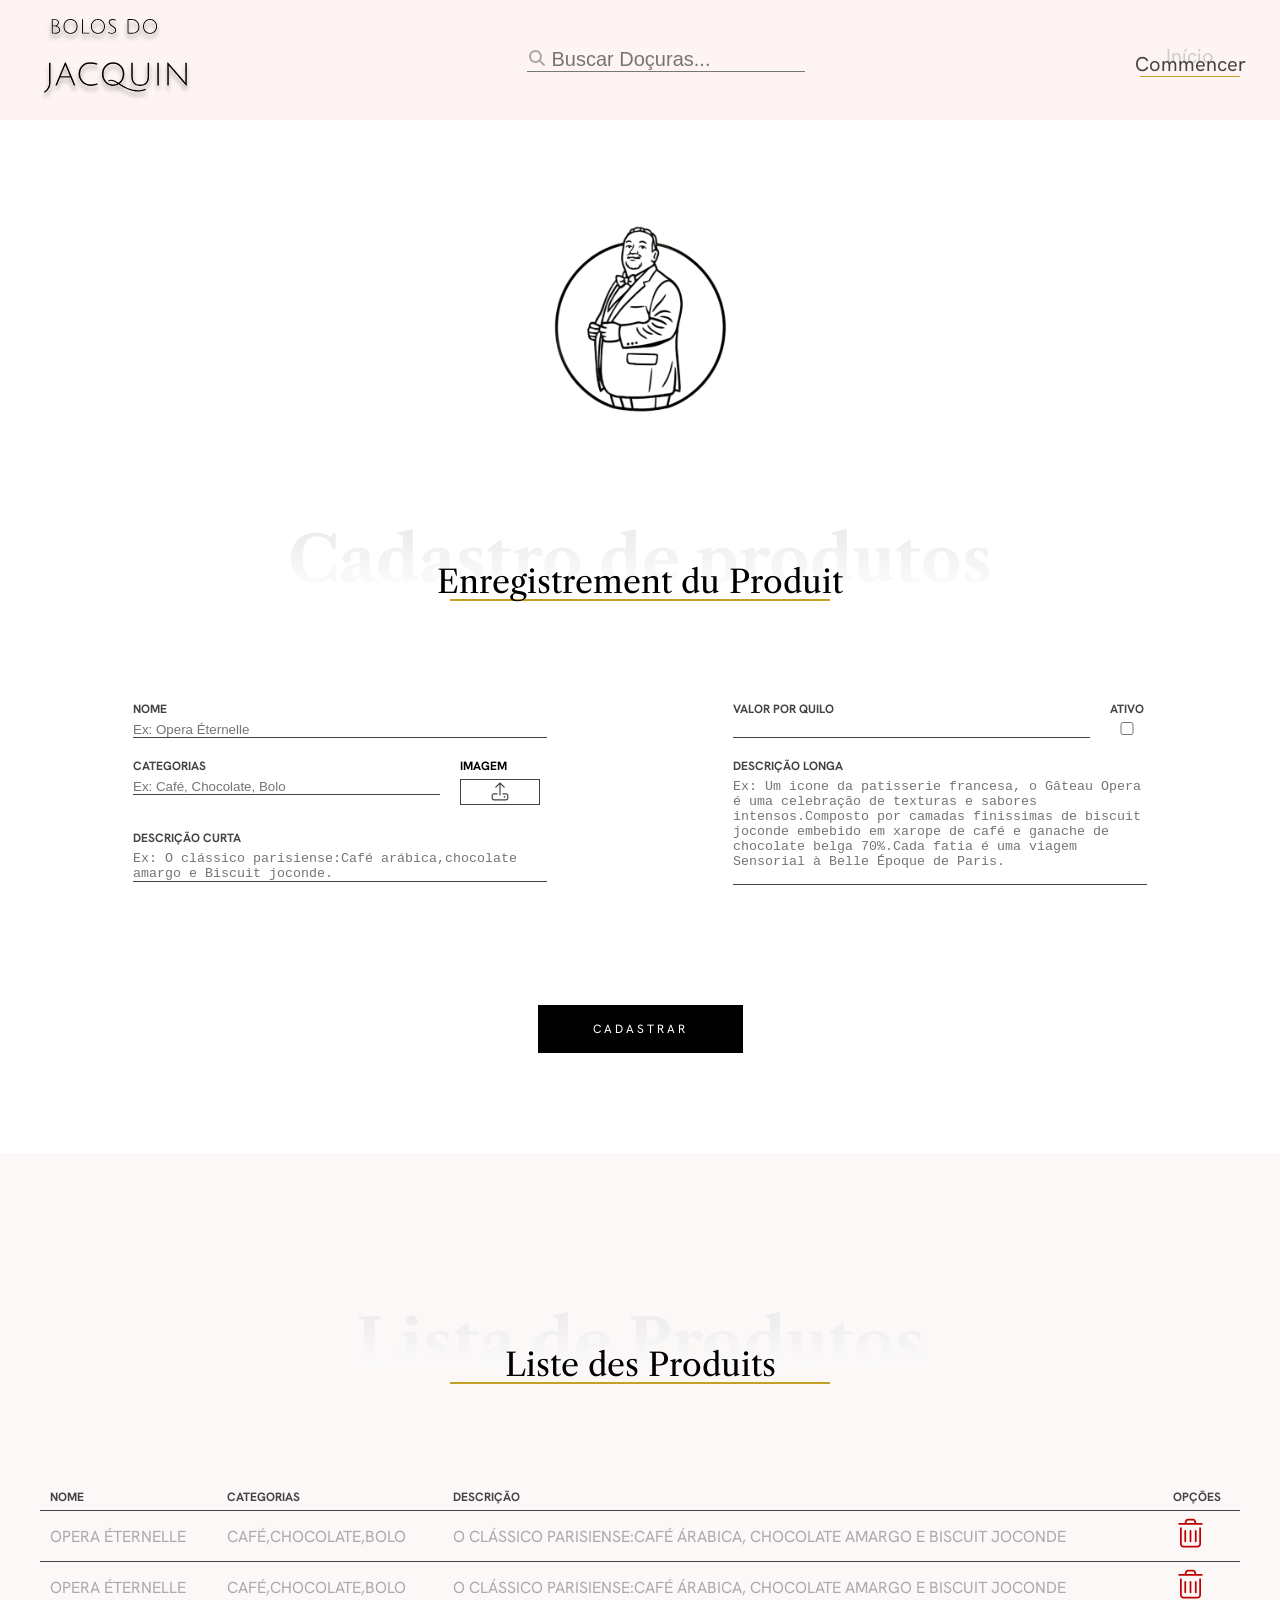
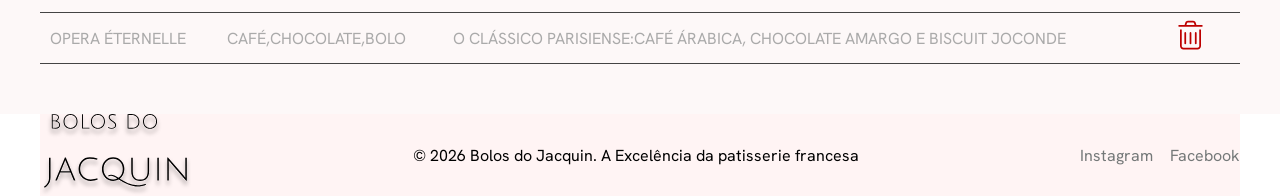
<file: admProdutos/index.html>
<!DOCTYPE html>
<html lang="pt-br">

<head>
    <meta charset="UTF-8">
    <meta name="viewport" content="width=device-width, initial-scale=1.0">
    <title>Bolos do jacquin- Adm</title>
    <link rel="stylesheet" href="style.css">
    <link rel="preconnect" href="https://fonts.googleapis.com">
    <link rel="preconnect" href="https://fonts.gstatic.com" crossorigin>
    <link
        href="https://fonts.googleapis.com/css2?family=Hanken+Grotesk:ital,wght@0,100..900;1,100..900&family=Libre+Caslon+Text:ital,wght@0,400;0,700;1,400&display=swap"
        rel="stylesheet">

</head>

<body>
    <header>
        <div class="container header_container">
            <img src="../img/logo.svg" alt="Logo bolos do jacquin">
            <div class="box_busca">
                <svg xmlns="http://www.w3.org/2000/svg"
                    viewBox="0 0 640 640"><!--!Font Awesome Free 7.3.1 by @fontawesome - https://fontawesome.com License - https://fontawesome.com/license/free Copyright 2026 Fonticons, Inc.-->
                    <path
                        d="M480 272C480 317.9 465.1 360.3 440 394.7L566.6 521.4C579.1 533.9 579.1 554.2 566.6 566.7C554.1 579.2 533.8 579.2 521.3 566.7L394.7 440C360.3 465.1 317.9 480 272 480C157.1 480 64 386.9 64 272C64 157.1 157.1 64 272 64C386.9 64 480 157.1 480 272zM272 416C351.5 416 416 351.5 416 272C416 192.5 351.5 128 272 128C192.5 128 128 192.5 128 272C128 351.5 192.5 416 272 416z" />
                </svg>
                <input type="text" placeholder="Buscar Doçuras...">
            </div>
            <a class="link_inicio" href="">
                Início
                <span>Commencer</span>
                <hr>
            </a>
            <button>
                <svg xmlns="http://www.w3.org/2000/svg"
                    viewBox="0 0 640 640"><!--! Font Awesome Pro 7.3.1 by @fontawesome - https://fontawesome.com License - https://fontawesome.com/license (Commercial License) Copyright 2026 Fonticons, Inc. -->
                    <path fill="currentColor"
                        d="M360 128L116.3 320L544 320C544 192 432 128 360 128zM64 336C64 326.2 68.5 316.9 76.2 310.9L340.2 102.9C345.8 98.5 352.8 96 360 96C404.3 96 457.6 115.2 499.9 151.8C543.1 189.2 576 245.7 576 320L576 480C576 515.3 547.3 544 512 544L128 544C92.7 544 64 515.3 64 480L64 336zM96 416L544 416L544 352L96 352L96 416zM96 448L96 480C96 497.7 110.3 512 128 512L512 512C529.7 512 544 497.7 544 480L544 448L96 448z" />
                </svg>
            </button>
        </div>

    </header>

    <main>
        <h1>Pagina administrativa- bolos do jacquin</h1>
        <section class="Cad_produtos">
            <div class="container  cad_container">
                <img class="icon_jacquin" src="../img/logo do jacquin.png" alt="">
                <div class="box_h2">
                    <h2>Cadastro de produtos</h2>
                    <span>Enregistrement du Produit</span>
                    <hr>
                </div>
                <form action="">

                    <div class="inputs_form">
                        <div class="form_coluna1">
                            <div class="linha_form  lf_coluna">
                                <label for="">Nome</label>
                                <input placeholder="Ex: Opera Éternelle" type="text" name="" id="">
                            </div>
                            <div class="linha_form lf_linha">
                                <div class="input_cat lf_coluna">
                                    <label for="">categorias</label>
                                    <input type="text" placeholder="Ex: Café, Chocolate, Bolo">
                                </div>
                                <div class="input_img lf_coluna">
                                    <span>imagem</span>
                                    <label for="img">

                                        <svg xmlns="http://www.w3.org/2000/svg"
                                            viewBox="0 0 640 640"><!--! Font Awesome Pro 7.3.1 by @fontawesome - https://fontawesome.com License - https://fontawesome.com/license (Commercial License) Copyright 2026 Fonticons, Inc. -->
                                            <path fill="currentColor"
                                                d="M336 118.6L336 400C336 408.8 328.8 416 320 416C311.2 416 304 408.8 304 400L304 118.6L219.3 203.3C213.1 209.5 202.9 209.5 196.7 203.3C190.5 197.1 190.5 186.9 196.7 180.7L308.7 68.7C314.9 62.5 325.1 62.5 331.3 68.7L443.3 180.7C449.5 186.9 449.5 197.1 443.3 203.3C437.1 209.5 426.9 209.5 420.7 203.3L336 118.6zM256 384L160 384C142.3 384 128 398.3 128 416L128 480C128 497.7 142.3 512 160 512L480 512C497.7 512 512 497.7 512 480L512 416C512 398.3 497.7 384 480 384L384 384L384 352L480 352C515.3 352 544 380.7 544 416L544 480C544 515.3 515.3 544 480 544L160 544C124.7 544 96 515.3 96 480L96 416C96 380.7 124.7 352 160 352L256 352L256 384zM416 448C416 434.7 426.7 424 440 424C453.3 424 464 434.7 464 448C464 461.3 453.3 472 440 472C426.7 472 416 461.3 416 448z" />
                                        </svg>
                                    </label>
                                    <input type="file" name="img" id="img">
                                </div>
                            </div>
                            <div class="linha_form lf_coluna">
                                <label for="">Descrição curta</label>
                                <textarea
                                    placeholder="Ex: O clássico parisiense:Café arábica,chocolate amargo e Biscuit joconde."
                                    name="" id="" rows="2"></textarea>
                            </div>
                        </div>
                        <div class="form_coluna2">
                            <div class="linha_form lf_linha">
                                <div class="input_valor lf_coluna">
                                    <label for="">valor por quilo</label>
                                    <input type="text" name="" id="">
                                </div>
                                <div class="input_ativo lf_coluna">
                                    <label for="">ativo</label>
                                    <input type="checkbox" name="" id=" ">
                                </div>


                            </div>
                            <div class="linha_form lf_coluna">
                                <label for="">Descrição longa</label>
                                <textarea name="" id="" rows="7"
                                    placeholder="Ex: Um icone da patisserie francesa, o Gâteau Opera é uma celebração de texturas e sabores intensos.Composto por camadas finissimas de biscuit joconde embebido em xarope de café e ganache de chocolate belga 70%.Cada fatia é uma viagem Sensorial à Belle Époque de Paris."></textarea>
                            </div>
                        </div>
                    </div>
                    <input type="button" value="cadastrar">
                </form>
            </div>

        </section>
        <section class="list_produtos">
            <div class="container list_container">
                <div class="box_h2">
                    <h2>Lista de Produtos</h2>
                    <span>Liste des Produits</span>
                    <hr>
                </div>
                <table>
                    <thead>
                        <tr>
                            <th>nome</th>
                            <th>categorias</th>
                            <th>descrição</th>
                            <th>opções</th>
                        </tr>
                    </thead>
                    <tbody>
                        <tr>
                            <td data-cell="nome">Opera Éternelle</td>
                            <td data-cell="categorias">Café,chocolate,Bolo</td>
                            <td data-cell="descrição">O clássico parisiense:café árabica, chocolate amargo e biscuit joconde</td>
                            <td data-cell="opções">
                                <svg xmlns="http://www.w3.org/2000/svg"
                                    viewBox="0 0 640 640"><!--! Font Awesome Pro 7.2.0 by @fontawesome - https://fontawesome.com License - https://fontawesome.com/license (Commercial License) Copyright 2026 Fonticons, Inc. -->
                                    <path fill="currentColor"
                                        d="M256.5 91.4C258.5 84.6 264.8 80 271.8 80L368.2 80C375.3 80 381.5 84.6 383.5 91.4L394.5 128L245.5 128L256.5 91.4zM212.1 128L112 128C103.2 128 96 135.2 96 144C96 152.8 103.2 160 112 160L528 160C536.8 160 544 152.8 544 144C544 135.2 536.8 128 528 128L427.9 128L414.2 82.2C408.1 61.9 389.4 48 368.2 48L271.8 48C250.6 48 231.9 61.9 225.8 82.2L212.1 128zM128 208L128 512C128 547.3 156.7 576 192 576L448 576C483.3 576 512 547.3 512 512L512 208L480 208L480 512C480 529.7 465.7 544 448 544L192 544C174.3 544 160 529.7 160 512L160 208L128 208zM240 272C240 263.2 232.8 256 224 256C215.2 256 208 263.2 208 272L208 464C208 472.8 215.2 480 224 480C232.8 480 240 472.8 240 464L240 272zM336 272C336 263.2 328.8 256 320 256C311.2 256 304 263.2 304 272L304 464C304 472.8 311.2 480 320 480C328.8 480 336 472.8 336 464L336 272zM432 272C432 263.2 424.8 256 416 256C407.2 256 400 263.2 400 272L400 464C400 472.8 407.2 480 416 480C424.8 480 432 472.8 432 464L432 272z" />
                                </svg>
                            </td>
                        </tr>
                        <tr>
                            <td data-cell="nome">Opera Éternelle</td>
                            <td data-cell="categorias">Café,chocolate,Bolo</td>
                            <td data-cell="descrição">O clássico parisiense:café árabica, chocolate amargo e biscuit joconde</td>
                            <td data-cell="opções">
                                <svg xmlns="http://www.w3.org/2000/svg"
                                    viewBox="0 0 640 640"><!--! Font Awesome Pro 7.2.0 by @fontawesome - https://fontawesome.com License - https://fontawesome.com/license (Commercial License) Copyright 2026 Fonticons, Inc. -->
                                    <path fill="currentColor"
                                        d="M256.5 91.4C258.5 84.6 264.8 80 271.8 80L368.2 80C375.3 80 381.5 84.6 383.5 91.4L394.5 128L245.5 128L256.5 91.4zM212.1 128L112 128C103.2 128 96 135.2 96 144C96 152.8 103.2 160 112 160L528 160C536.8 160 544 152.8 544 144C544 135.2 536.8 128 528 128L427.9 128L414.2 82.2C408.1 61.9 389.4 48 368.2 48L271.8 48C250.6 48 231.9 61.9 225.8 82.2L212.1 128zM128 208L128 512C128 547.3 156.7 576 192 576L448 576C483.3 576 512 547.3 512 512L512 208L480 208L480 512C480 529.7 465.7 544 448 544L192 544C174.3 544 160 529.7 160 512L160 208L128 208zM240 272C240 263.2 232.8 256 224 256C215.2 256 208 263.2 208 272L208 464C208 472.8 215.2 480 224 480C232.8 480 240 472.8 240 464L240 272zM336 272C336 263.2 328.8 256 320 256C311.2 256 304 263.2 304 272L304 464C304 472.8 311.2 480 320 480C328.8 480 336 472.8 336 464L336 272zM432 272C432 263.2 424.8 256 416 256C407.2 256 400 263.2 400 272L400 464C400 472.8 407.2 480 416 480C424.8 480 432 472.8 432 464L432 272z" />
                                </svg>
                            </td>
                        </tr>
                        <tr>
                            <td data-cell="nome">Opera Éternelle</td>
                            <td data-cell="categorias">Café,chocolate,Bolo</td>
                            <td data-cell="descrição">O clássico parisiense:café árabica, chocolate amargo e biscuit joconde</td>
                            <td data-cell="opções">
                                <svg xmlns="http://www.w3.org/2000/svg"
                                    viewBox="0 0 640 640"><!--! Font Awesome Pro 7.2.0 by @fontawesome - https://fontawesome.com License - https://fontawesome.com/license (Commercial License) Copyright 2026 Fonticons, Inc. -->
                                    <path fill="currentColor"
                                        d="M256.5 91.4C258.5 84.6 264.8 80 271.8 80L368.2 80C375.3 80 381.5 84.6 383.5 91.4L394.5 128L245.5 128L256.5 91.4zM212.1 128L112 128C103.2 128 96 135.2 96 144C96 152.8 103.2 160 112 160L528 160C536.8 160 544 152.8 544 144C544 135.2 536.8 128 528 128L427.9 128L414.2 82.2C408.1 61.9 389.4 48 368.2 48L271.8 48C250.6 48 231.9 61.9 225.8 82.2L212.1 128zM128 208L128 512C128 547.3 156.7 576 192 576L448 576C483.3 576 512 547.3 512 512L512 208L480 208L480 512C480 529.7 465.7 544 448 544L192 544C174.3 544 160 529.7 160 512L160 208L128 208zM240 272C240 263.2 232.8 256 224 256C215.2 256 208 263.2 208 272L208 464C208 472.8 215.2 480 224 480C232.8 480 240 472.8 240 464L240 272zM336 272C336 263.2 328.8 256 320 256C311.2 256 304 263.2 304 272L304 464C304 472.8 311.2 480 320 480C328.8 480 336 472.8 336 464L336 272zM432 272C432 263.2 424.8 256 416 256C407.2 256 400 263.2 400 272L400 464C400 472.8 407.2 480 416 480C424.8 480 432 472.8 432 464L432 272z" />
                                </svg>
                            </td>
                        </tr>
                    </tbody>
                </table>
            </div>
        </section>
    </main>

    <footer>
   <div class="container footer_container"> 
         <img src="../img/logo.svg" alt="logo bolos do jacquin">
       <span>© 2026 Bolos do Jacquin. A Excelência da patisserie francesa</span>
         <nav class="nav_footer">
          <a href="">Instagram</a>
       <a href="">Facebook</a>
      </nav>
    </footer>
</body>

</html>
</file>
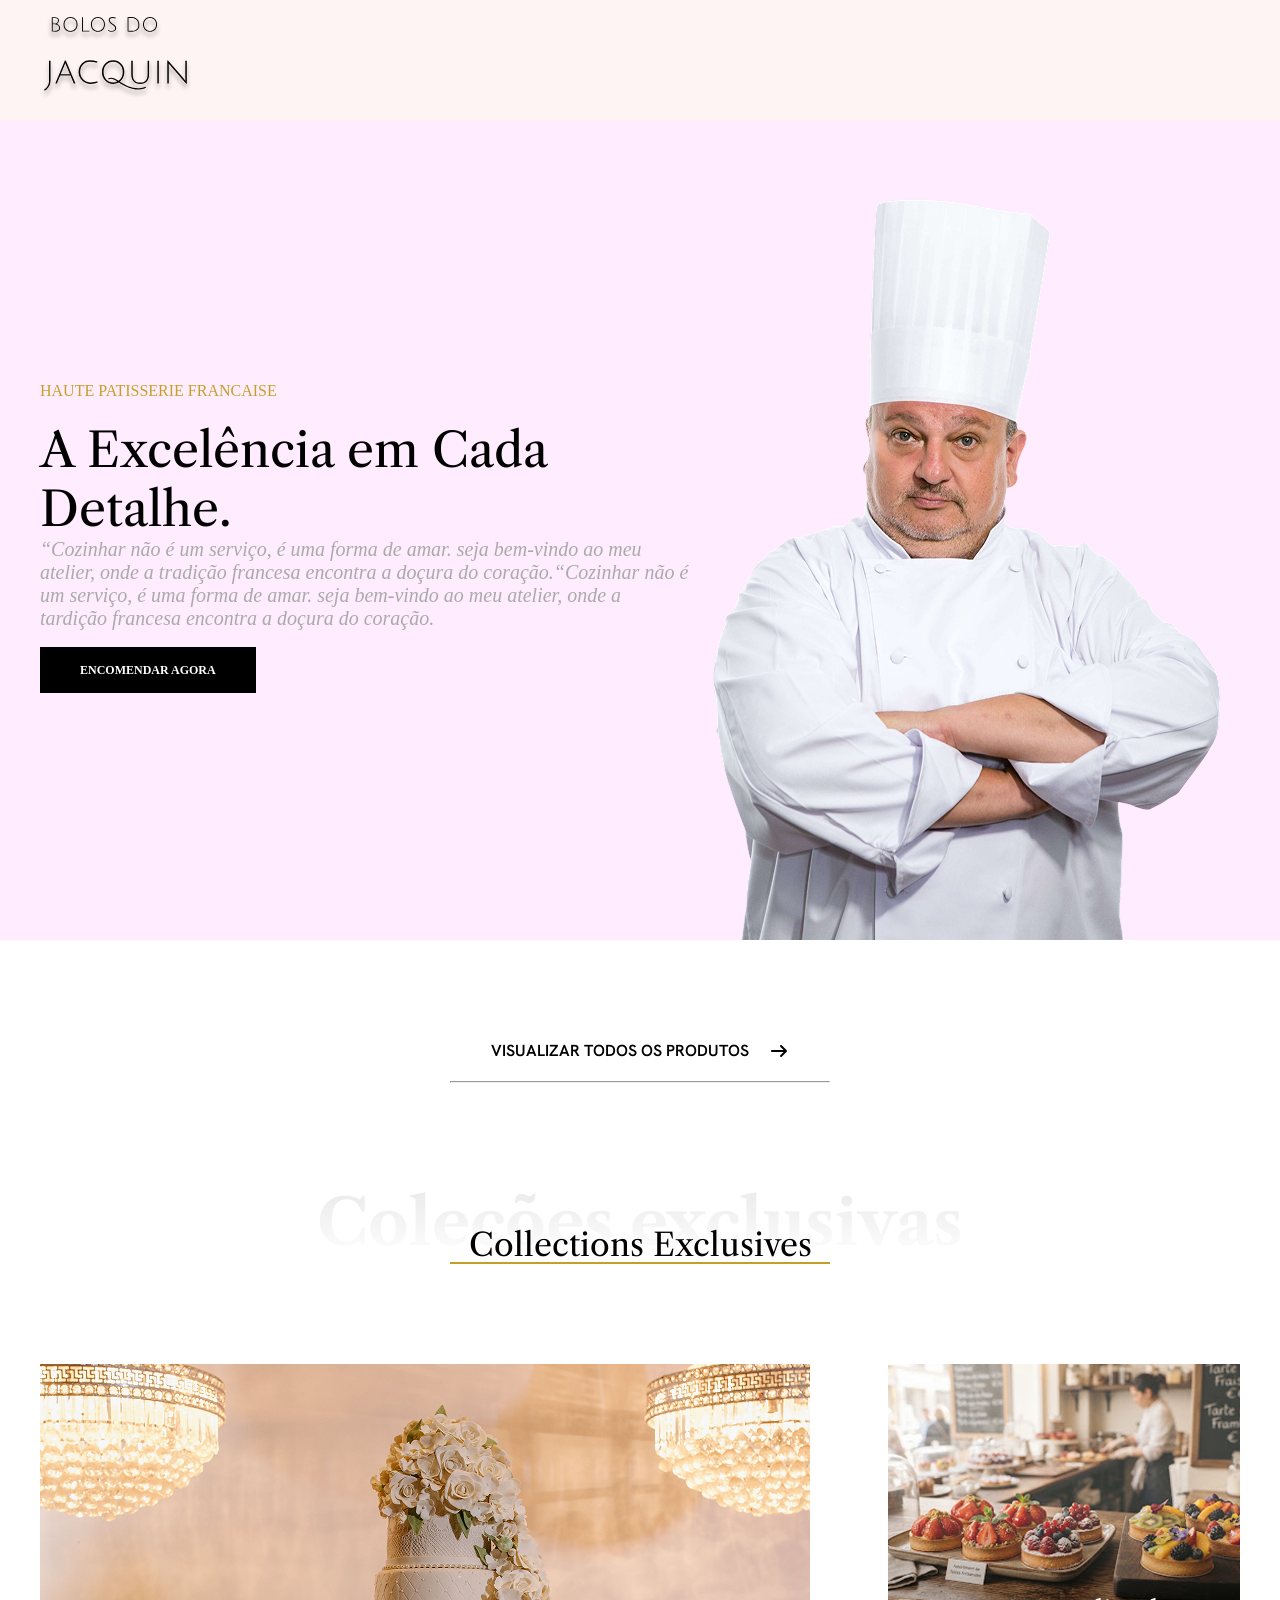
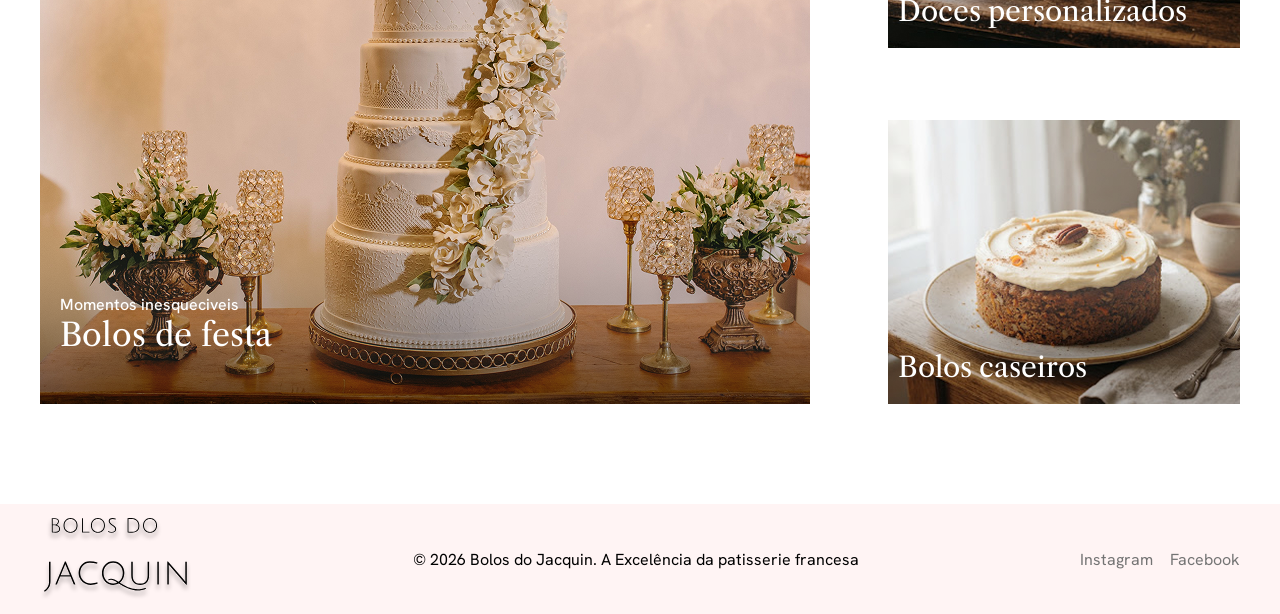
<file: home/index.html>
<!DOCTYPE html>
<html lang="pt-br">

<head>
    <meta charset="UTF-8">
    <meta name="viewport" content="width=device-width, initial-scale=1.0">
    <title>home-Bolos do jacquin</title>
    <link rel="stylesheet" href="style.css">
    <link rel="preconnect" href="https://fonts.googleapis.com">
    <link rel="preconnect" href="https://fonts.gstatic.com" crossorigin>
    <link
        href="https://fonts.googleapis.com/css2?family=Hanken+Grotesk:ital,wght@0,100..900;1,100..900&family=Libre+Caslon+Text:ital,wght@0,400;0,700;1,400&display=swap"
        rel="stylesheet">
</head>

<body>
    <header class="home-cabecalho">
        <div class="home_container">
            <img src="../img/logo.svg" alt="logo bolos do jacquin">
        </div>
    </header>
    <main>
        <h1>Página inicial bolos do Jacquin</h1>
        <section class="home_banner">
            <div class="home_container banner_container">
                <div class="box _texto _banner">
                    <span class="linha1">haute patisserie francaise</span><br>
                    <span class="linha2">A Excelência em Cada
                        Detalhe.</span>
                    <p class="linha3">“Cozinhar não é um serviço, é uma forma de amar.
                        seja bem-vindo ao meu atelier, onde a tradição
                        francesa encontra a doçura do coração.“Cozinhar não é um serviço, é uma forma de amar.
                        seja bem-vindo ao meu atelier, onde a tardição
                        francesa encontra a doçura do coração.</p>
                    <a class="linha4" href="">Encomendar agora</a>
                </div>
                <img src="../img/foto erick 1.png" alt=" foto do jacquin com roupa de chefe">
            </div>
        </section>
     <section class= "home_container home_produtos">
         <div class="link_produtos">
            <div>
                <a href=""> Visualizar todos os produtos </a>
            <svg xmlns="http://www.w3.org/2000/svg" viewBox="0 0 640 640"><!--!Font Awesome Free 7.3.1 by @fontawesome - https://fontawesome.com License - https://fontawesome.com/license/free Copyright 2026 Fonticons, Inc.--><path d="M566.6 342.6C579.1 330.1 579.1 309.8 566.6 297.3L406.6 137.3C394.1 124.8 373.8 124.8 361.3 137.3C348.8 149.8 348.8 170.1 361.3 182.6L466.7 288L96 288C78.3 288 64 302.3 64 320C64 337.7 78.3 352 96 352L466.7 352L361.3 457.4C348.8 469.9 348.8 490.2 361.3 502.7C373.8 515.2 394.1 515.2 406.6 502.7L566.6 342.7z"/></svg>
                  <!-- linha muito grande usa alt+z -->
            </div>
            <hr>
         </div>
         <div class="home_subtitulo">
         <h2>Coleções exclusivas</h2>
         <span>Collections Exclusives</span>
         <hr>
         </div>
         <div class="container_categorias">
            <a href="">
             <div class="img_categoria1">
                <span> Momentos inesqueciveis</span>
                <h3>Bolos de festa</h3>
            </div>
            </a>

            <div class="col_categorias">
            <a href="">
                <div class="img_categoria2">
              <h3>Doces personalizados</h3>
                </div>
                </a>

            <a href="">
                <div class="img_categoria3">
              <h3>Bolos caseiros</h3>
                </div>
                </a>
            </div>
         </div>
    </section>
    </main>
    <footer>
        <div class="home_container footer_container">
            
            <img src="../img/logo.svg" alt="logo bolos do jacquin">
            <span>© 2026 Bolos do Jacquin. A Excelência da patisserie francesa</span>
            <nav class="nav_footer">
                <a href="">Instagram</a>
                <a href="">Facebook</a>
            </nav>
        </div>
    </footer>
</body>

</html>
</file>
<file: admProdutos/style.css>
*{
    margin: 0;
    padding: 0;
    box-sizing: border-box;
}

:root{
    --corprincipal:#fff4f4;
    --fontHaken: "Hanken Grotesk", sans-serif;
    --corDourado:#c5a028;
    --corSecunadria:#fdf8f8;
}

.container{
    width: 95%;
    max-width: 1200px;
    margin: 0 auto;
    /* background-color: blueviolet; */
}


h1{
    position: absolute;
    width: 1px;
    height: 10px;
    margin: -1px;
    overflow: hidden;
}


header{
    background-color: var(--corprincipal);
    font-family: var(--fontHaken);
}


.header_container{

display: flex;
justify-content: space-between;
align-items: center;
height: 120px;

}
.box_busca{
    position: relative;
}



.box_busca svg{
width: 20px;
position:absolute;
fill: #a9a9a9;
}

.box_busca input{
    padding-left: 25px;
    background-color: transparent;
    border: none;
    border-bottom: solid 1px #747878;
    font-size: 20px;
}

.box_busca input:focus{
 outline: none;
}



.link_inicio{
 color: #cccccc;
 text-decoration: none;
 font-size: 20px;
 position: relative;
 text-align: center ;
}

.link_inicio span{
 color: #444444;
 position: absolute;
 left: -5px ;
 top: 8px;
} 
 
.link_inicio hr{
 margin-top: 7px;
 width: 100px;
 background-color: var(--corDourado);
 border: none;
 height: 1px ;

}

/* --------Botão do menu--------- */
.header_container button{
    background-color: transparent;
    border: none;
    display: none;
}


.header_container button svg{
    width: 50px;

}

/* ---------seção cadastro de produtos */
.cad_container{
    display: flex;
    flex-direction: column;
    align-items: center;
    padding: 100px 0;
}

.icon_jacquin{
    width: 200px;

}


.box_h2 {
    font-family: "Libre Caslon Text", serif; 
    margin: 0 auto;
     /* background-color: darkgoldenrod; */
    display: flex;
    flex-direction: column;
    align-items: center;
    position: relative;
    margin-top: 100px;
    margin-bottom: 100px;
 }

 .box_h2 h2{
    font-weight: 700;
    font-size: 64px;
    background-image: linear-gradient(0deg, #ffffff,#e9e9e9);
    background-clip: text;
    -webkit-background-clip: text;

    color: transparent;
    -webkit-text-fill-color: transparent;
 }

.box_h2 span{
    font-size: 32px;
    position: absolute;
    bottom: -10px;
    margin-bottom: 10px;
}
.box_h2 hr{
    max-width: 380px;
    width: 100%;
    background-color: #c5a028;
    border: none;
    height: 2px;
    }



/* -----------------Formulario----------------- */
form{
    /* background-color: aquamarine; */
    width: 100%;
     
}

.inputs_form{
 display: flex;
 justify-content: space-around;
 width: 100%;
max-width: 1200px;
}

.lf_coluna{
    display: flex;
    flex-direction: column;
}

.lf_linha{
    display: flex;
}

.input_img svg{
    width: 24px;

}

.form_coluna1,
.form_coluna2{
 max-width: 414px;
 width: 45%;
}

form label{
    font-family: var(--fontHaken);
    text-transform: uppercase;
    color: #444444;
    font-size: 12px;
    font-weight: 500;
    margin-bottom: 10px;
}

.input_img span,
form label{
font-family: var(--fontHaken);
text-transform: uppercase;
font-size: 12px;
font-weight: 700;
margin-bottom: 5px;

}




.inputs_form input[type=text],
.inputs_form textarea{
background-color: transparent;
border: none;
border-bottom: solid 1px #444444;
resize: none;

}

.inputs_form input[type=text]:focus,
.inputs_form textarea:focus{
    outline: none;
}




.linha_form{
    margin-bottom: 20px;
}

.inputs_form input[type=file]{
    display: none;
}

.input_img label{
    /* background-color: blue; */
    display: flex;
    align-items: center;
    justify-content: center;
    width: 80px;
    border: solid 1px #444444;
}

.input_img label:hover{
    cursor: pointer;
}


form input[type=checkbox]
form input[type=text]{
    height: 25px;
}



.input_cat{
    width: 79%;
}


.input_cat input{
    max-width: 314px;
    margin-right: 20px;
}

.input_valor{
    width: 91%;
}




.input_valor input{
    margin-right: 20px;
   max-width: 360px;
}
 
form input[type=button]{
    margin:  100px auto 0;
    display: block;
    font-family: var(--fontHaken);
    font-weight: 500px;
    font-size: 12px;
    text-transform: uppercase;
    color: #ffffff;
    text-decoration: none;
    background-color: #000;
    padding: 16px 55px;
    border: none;
    letter-spacing: 3px;
    cursor: pointer;

}

/* -----------------Lista de Produtos-------------- */

.list_produtos{
    background-color: var(--corSecunadria);
    padding-top: 50px;
    padding-bottom: 50px;/*ou padding: 50px 0; */
}

table{
    /* background-color: brown; */
    width: 100%;
    font-family: var(--fontHaken);
    text-transform: uppercase;
    border-collapse: collapse;
}

thead{
    font-size: 12px;
    font-weight: 600;
    color: #444444;
    text-align: left;
}

tbody{
    color:#aaaaaa;
}



table svg{
    width: 35px;
    color: #bd0000;
}

th,td{
    border-bottom: solid 1px #444444;
    padding: 5px 10px;
}

/* --------------Rodapé------------ */

.footer_container{
    display: flex;
    justify-content: space-between;
    align-items: center;
    background-color: var(--corprincipal);
}

.nav_footer{
    display: flex;
    justify-content:space-between;
    width:160px;
}

 .footer_container span,
 .nav_footer a{
  font-family: "Hanken Grotesk", sans-serif;
 }
 .nav_footer a{
    text-decoration: none;
    color: #747878;
 
}






/* ---------Medias--------- */
@media screen and (max-width: 768px){
.header_container button{
    display: block;

}
.link_inicio,
.box_busca{
    display: none;
}

.box_h2 h2{
    font-size: 32px;
}

.box_h2 span{
    font-size: 20px;
    bottom: -18px;
    margin-bottom: 20px;
}

.box_h2 hr{
    margin-top: 10px;
    width: 70%;

}

/* ---------------Formulario-------------- */

.inputs_form{

    flex-direction: column;
    align-items: center;
}

.form_coluna1,
.form_coluna2{
    max-width: 500px;
    width: 80%;
}


/* -------Tabela------------ */
thead{
    display: none;

}

tbody tr{
    display: flex;
    flex-direction: column;
    border: solid 1px #444444;
    border-radius: 10px;
    background-color: #ffffff;
    box-shadow: #00000052 5px 5px 5px;
    max-width: 500px;
    margin: 0 auto 50px ;

}

tbody td{
    border: none;
}

tbody td::before{
  content: attr(data-cell) " :";
  font-size: 12px;
  color: #444444;
}

/* ---------Footer---------- */
.footer_container{
    flex-direction: column;
    display: flex;
    align-items: center;


}

.footer img{
width: 100px;
}
.footer span{

}
.footer






}
</file>
<file: home/style.css>
*{
margin: 0;
padding: 0;
box-sizing: border-box;
}

h1{
    position: absolute;
    width: 1px;
    height: 10px;
    margin: -1px;
    overflow: hidden;
}


/* ---------Cabecalho----------- */
.home-cabecalho{
    background-color: #fff4f4;
    height: 120px;
    display: flex;
    justify-content: center;
    align-items: center;
}

.home_container{
 /* background-color: rgb(214, 122, 16);  */
max-width: 1200px; /* largura maxima 1200px */
width: 95%;/* largura 95% */
 margin:0 auto; 
}




/* ---------Banner---------- */

.home_banner{
    background-color:#fdf8;
}
.box_texto_banner{
    /* background: color chartreuse; */
 font-family: "Hanken Grotesk", sans-serif;
 max-width: 520px;

}


.banner_container{
    display: flex;
    align-items: center;
    justify-content: space-between;
}

.banner_container img{
width: 547px;

}

.linha1{
    color: #c5a028;
    font-size: 16px;
    font-weight: 500;
    text-transform: uppercase;
    margin-bottom: 20px;
    display: inline-block;
}

.linha2{
 font-family: "Libre Caslon Text", serif;
 font-size: 48px;
}

.linha3{
font-size: 20px;
font-style: italic;
color: #aaaaaa;
margin-bottom: 30px;
display: inline-block;
}

.linha4{
font-weight: 600;
font-size: 12px;
text-transform: uppercase;
color: #ffffff;
text-decoration: none;

 background-color: #000;
 padding: 16px 40px;
}





 /* ---------Produtos---------- */
 .home_produtos{
    padding: 100px 0;
 }
 .link_produtos a{
    font-family:"Hanken Grotesk", sans-serif;
    font-weight: 600;
    font-size: 16px;
    text-transform: uppercase;

    text-decoration: none;
    color: #000000;
 }
 
 .link_produtos svg{
    width: 20px;
 }


 .link_produtos div{
     display: flex;
     align-items: center;
     justify-content: center;
     gap: 20px;
     margin-bottom: 20px;
 }

 .link_produtos hr{
    max-width: 380px;
    width: 100%;
    margin: 0 auto;
 }

 .home_subtitulo {
    font-family: "Libre Caslon Text", serif; 
    margin: 0 auto;
     /* background-color: darkgoldenrod; */
    display: flex;
    flex-direction: column;
    align-items: center;
    position: relative;
    margin-top: 100px;
    margin-bottom: 100px;
 }

 .home_subtitulo h2{
    font-weight: 700;
    font-size: 64px;
    background-image: linear-gradient(0deg, #ffffff,#e9e9e9);
    background-clip: text;
    -webkit-background-clip: text;

    color: transparent;
    -webkit-text-fill-color: transparent;
 }

.home_subtitulo span{
    font-size: 32px;
    position: absolute;
    bottom: -10px;
    margin-bottom: 10px;
}
.home_subtitulo hr{
    max-width: 380px;
    width: 100%;
    background-color: #c5a028;
    border: none;
    height: 2px;
}
.img_categoria1{
    background-image: url(../img/pexels-jonathanborba-26774588\ 1.png);
    /* width: 100%; */
    width:770px;
    height: 640px;
    display: flex;
    flex-direction: column;
    justify-content:flex-end;
    padding: 50px 20px;
    
}

.img_categoria1 span{
    font-family: "Hanken Grotesk", sans-serif;
font-weight: 500;

}
.container_categorias{
    display: flex;
    width: 100%;
    justify-content: space-between;
}

.container_categorias a{
    color: #ffffff;
    text-decoration: none;
    display: flex;
}
  
.img_categoria1 h3{

    font-size: 32px;
}
.home_produtos h3{
    font-family: "Libre Caslon Text", serif; 
    font-weight: 400;

    
}
.col_categorias{
    display: flex;
    flex-direction: column;
    justify-content: space-between;
}
.img_categoria2{
    background-image: url(../img/Image\ \(1\).png\ jacquin.png);
    

}


.img_categoria3{
 background-image: url(../img/Image\ \(2\).png);
    
}
.img_categoria2,
.img_categoria3{
/* width:25% ; */
 width: 352px;
height: 284px;
display: flex;
align-items:flex-end;
padding:20px 10px ;
font-size: 24px;
}
    
/* ---------Footer---------- */
footer{
    background-color:#fff4f4;
    height: 110px;
    display: flex;
    align-items: center;

}



/* ---------Footer---------- */
 .footer_container{
    display: flex;
    justify-content: space-between;
    align-items: center;


.nav_footer{
    display: flex;
    justify-content:space-between;
    width:160px;
}


 }
 .footer_container span,
 .nav_footer a{
  font-family: "Hanken Grotesk", sans-serif;
 }
 .nav_footer a{
    text-decoration: none;
    color: #747474;
 }
</file>
